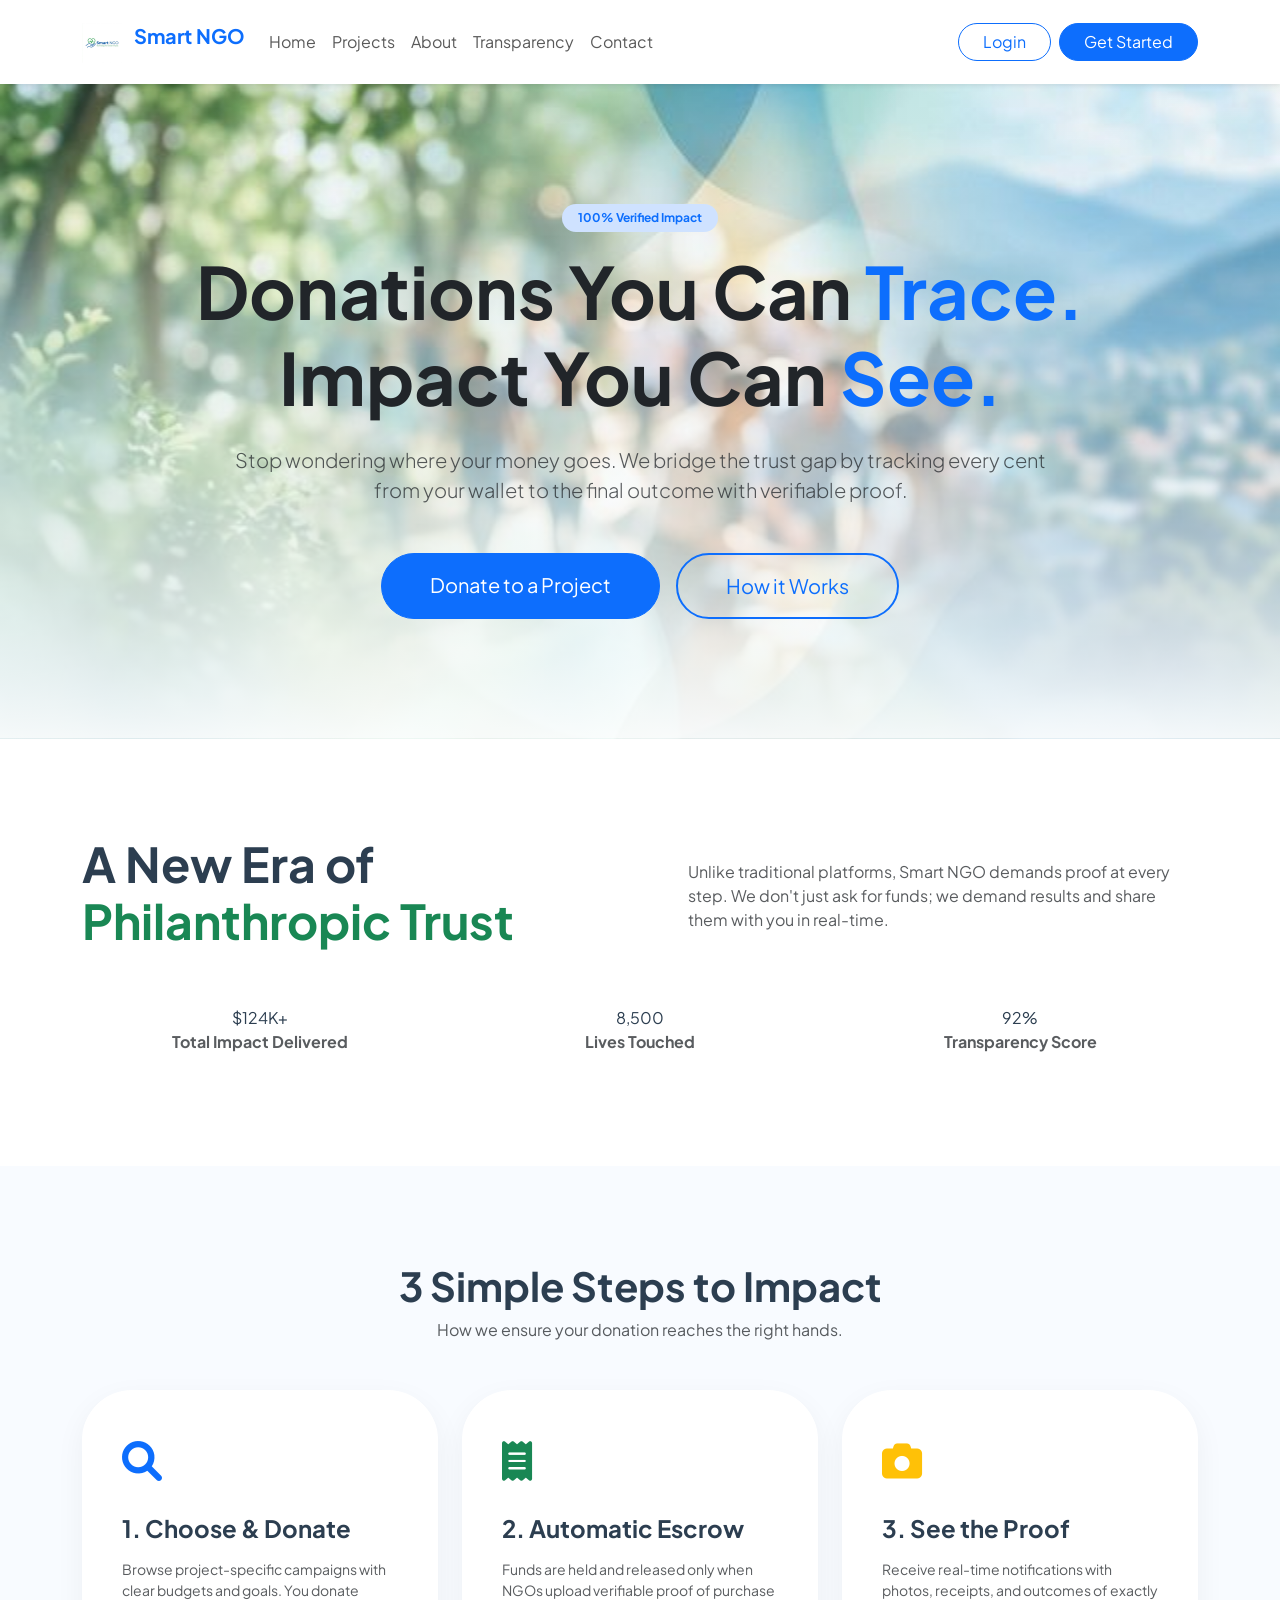
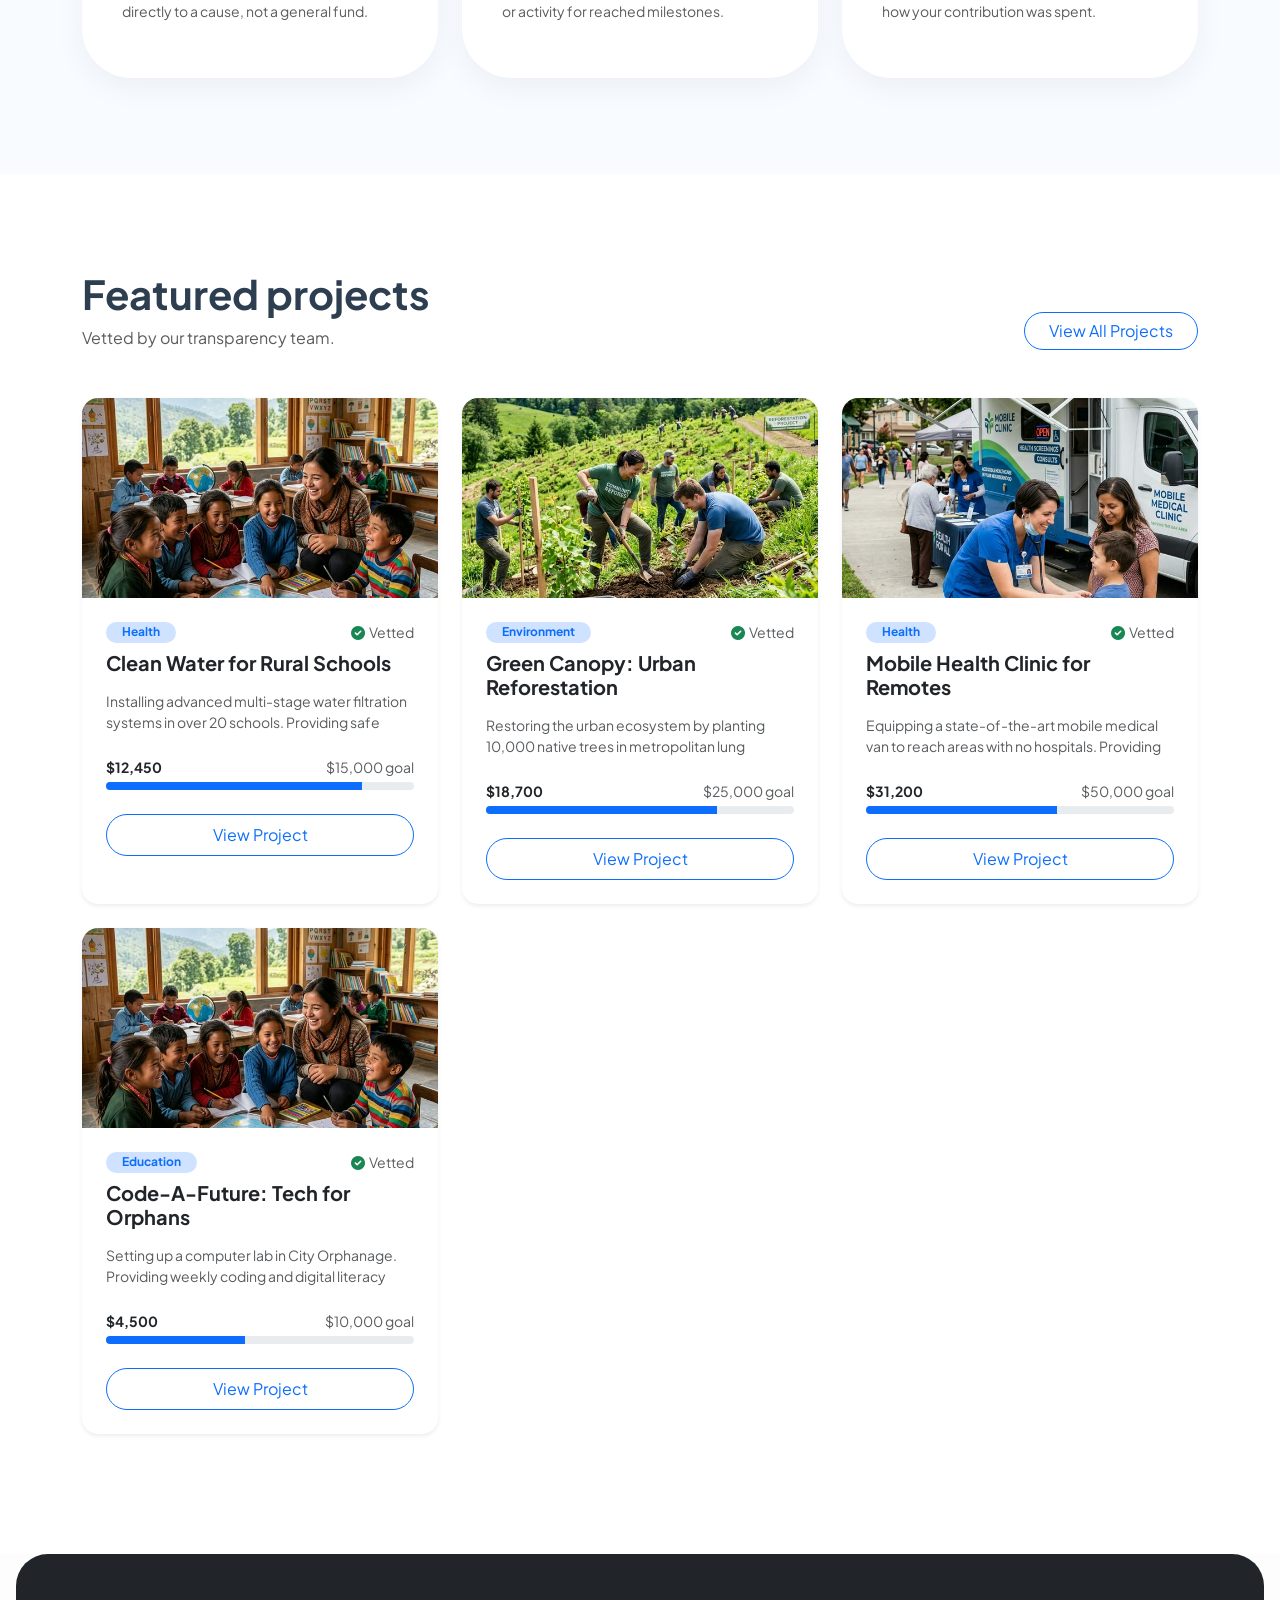
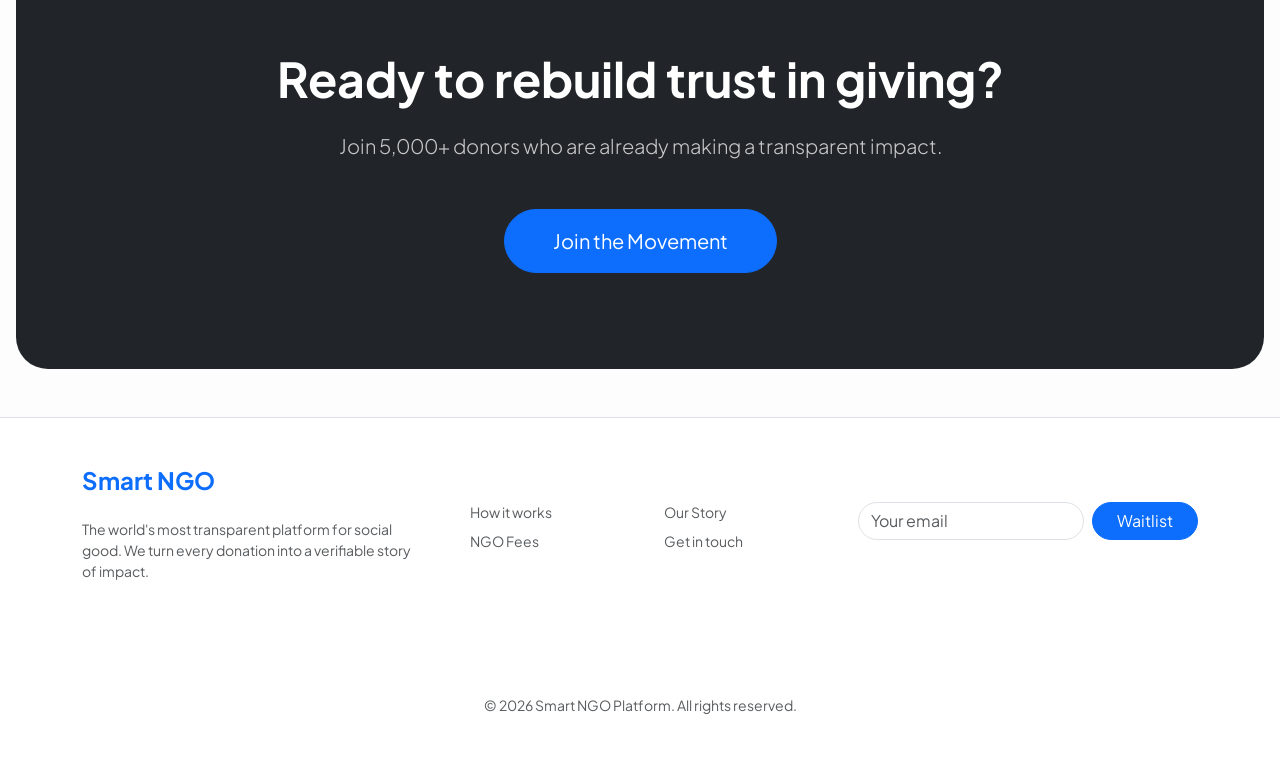
<file: new project priority/v2-frontend-demo/index.html>
<!DOCTYPE html>
<html lang="en">
<head>
    <meta charset="UTF-8"><meta name="viewport" content="width=device-width, initial-scale=1.0">
    <title>Smart NGO - 100% Transparent Giving</title>
    <link href="https://cdn.jsdelivr.net/npm/bootstrap@5.3.0/dist/css/bootstrap.min.css" rel="stylesheet">
    <link rel="stylesheet" href="style.css">
    <link rel="stylesheet" href="https://cdnjs.cloudflare.com/ajax/libs/font-awesome/6.0.0/css/all.min.css">
    <link href="https://unpkg.com/aos@2.3.1/dist/aos.css" rel="stylesheet">
</head>
<body onload="updateNav()">
    <nav class="navbar navbar-expand-lg sticky-top bg-white shadow-sm py-3">
        <div class="container">
            <a class="navbar-brand fw-bold text-primary" href="index.html">
                <img src="images/logo.png" alt="Logo" class="d-inline-block align-text-top me-2" style="height: 40px;">
                Smart NGO
            </a>
            <button class="navbar-toggler" type="button" data-bs-toggle="collapse" data-bs-target="#navbarNav"><span class="navbar-toggler-icon"></span></button>
            <div class="collapse navbar-collapse" id="navbarNav">
                <ul class="navbar-nav me-auto">
                    <li class="nav-item"><a class="nav-link" href="index.html">Home</a></li>
                    <li class="nav-item"><a class="nav-link" href="projects.html">Projects</a></li>
                    <li class="nav-item"><a class="nav-link" href="about.html">About</a></li>
                    <li class="nav-item"><a class="nav-link" href="transparency.html">Transparency</a></li>
                    <li class="nav-item"><a class="nav-link" href="contact.html">Contact</a></li>
                </ul>
                <div class="d-flex align-items-center" id="navActions">
                    <a href="login.html" class="btn btn-outline-primary me-2 px-4 rounded-pill">Login</a>
                    <a href="register.html" class="btn btn-primary px-4 rounded-pill text-white">Get Started</a>
                </div>
            </div>
        </div>
    </nav>

    <header class="hero-section text-center">
        <div class="container">
            <div class="row justify-content-center">
                <div class="col-md-10" data-aos="fade-up">
                    <span class="badge bg-primary-subtle text-primary px-3 py-2 rounded-pill mb-3">100% Verified Impact</span>
                    <h1 class="display-2 fw-bold text-dark mb-4">Donations You Can <span class="text-primary">Trace.</span> Impact You Can <span class="text-primary">See.</span></h1>
                    <p class="lead text-muted mb-5 px-md-5">Stop wondering where your money goes. We bridge the trust gap by tracking every cent from your wallet to the final outcome with verifiable proof.</p>
                    <div class="d-flex justify-content-center gap-3">
                        <a href="projects.html" class="btn btn-primary btn-lg px-5 py-3 rounded-pill">Donate to a Project</a>
                        <a href="transparency.html" class="btn btn-outline-primary btn-lg px-5 py-3 rounded-pill border-2">How it Works</a>
                    </div>
                </div>
            </div>
        </div>
    </header>

    <section class="py-5 bg-white overflow-hidden">
        <div class="container py-5">
            <div class="row align-items-center mb-5" data-aos="fade-right">
                <div class="col-md-6 border-end-md">
                    <h2 class="fw-bold display-5">A New Era of <br><span class="text-success">Philanthropic Trust</span></h2>
                </div>
                <div class="col-md-6 ps-md-5">
                    <p class="text-muted mb-0">Unlike traditional platforms, Smart NGO demands proof at every step. We don't just ask for funds; we demand results and share them with you in real-time.</p>
                </div>
            </div>
            <div class="row text-center mt-5">
                <div class="col-md-4" data-aos="zoom-in" data-aos-delay="100">
                    <div class="stat-number">$124K+</div>
                    <p class="text-muted fw-bold">Total Impact Delivered</p>
                </div>
                <div class="col-md-4" data-aos="zoom-in" data-aos-delay="200">
                    <div class="stat-number">8,500</div>
                    <p class="text-muted fw-bold">Lives Touched</p>
                </div>
                <div class="col-md-4" data-aos="zoom-in" data-aos-delay="300">
                    <div class="stat-number">92%</div>
                    <p class="text-muted fw-bold">Transparency Score</p>
                </div>
            </div>
        </div>
    </section>

    <section class="py-5" style="background: #f8fbff;">
        <div class="container py-5">
            <div class="text-center mb-5" data-aos="fade-up">
                <h2 class="fw-bold display-6">3 Simple Steps to Impact</h2>
                <p class="text-muted">How we ensure your donation reaches the right hands.</p>
            </div>
            <div class="row g-4">
                <div class="col-md-4" data-aos="fade-up" data-aos-delay="100">
                    <div class="step-card text-center text-md-start">
                        <div class="mb-4 text-primary fs-1"><i class="fas fa-search"></i></div>
                        <h4 class="fw-bold mb-3">1. Choose & Donate</h4>
                        <p class="text-muted small">Browse project-specific campaigns with clear budgets and goals. You donate directly to a cause, not a general fund.</p>
                    </div>
                </div>
                <div class="col-md-4" data-aos="fade-up" data-aos-delay="200">
                    <div class="step-card text-center text-md-start">
                        <div class="mb-4 text-success fs-1"><i class="fas fa-receipt"></i></div>
                        <h4 class="fw-bold mb-3">2. Automatic Escrow</h4>
                        <p class="text-muted small">Funds are held and released only when NGOs upload verifiable proof of purchase or activity for reached milestones.</p>
                    </div>
                </div>
                <div class="col-md-4" data-aos="fade-up" data-aos-delay="300">
                    <div class="step-card text-center text-md-start">
                        <div class="mb-4 text-warning fs-1"><i class="fas fa-camera"></i></div>
                        <h4 class="fw-bold mb-3">3. See the Proof</h4>
                        <p class="text-muted small">Receive real-time notifications with photos, receipts, and outcomes of exactly how your contribution was spent.</p>
                    </div>
                </div>
            </div>
        </div>
    </section>

    <section class="py-5 bg-white">
        <div class="container py-5">
            <div class="d-flex justify-content-between align-items-end mb-5" data-aos="fade-up">
                <div>
                    <h2 class="fw-bold display-6">Featured projects</h2>
                    <p class="text-muted m-0">Vetted by our transparency team.</p>
                </div>
                <a href="projects.html" class="btn btn-outline-primary rounded-pill px-4">View All Projects</a>
            </div>
            <div id="featuredProjects" class="row"></div>
        </div>
    </section>

    <section class="py-5 bg-dark text-white rounded-5 mx-3 mb-5 overflow-hidden">
        <div class="container py-5 text-center" data-aos="zoom-out">
            <h2 class="fw-bold display-5 mb-4">Ready to rebuild trust in giving?</h2>
            <p class="lead mb-5 opacity-75">Join 5,000+ donors who are already making a transparent impact.</p>
            <a href="register.html" class="btn btn-primary btn-lg rounded-pill px-5 py-3 btn-glow">Join the Movement</a>
        </div>
    </section>

    <footer class="bg-white py-5 border-top">
        <div class="container">
            <div class="row g-5">
                <div class="col-md-4">
                    <h4 class="fw-bold text-primary mb-4">Smart NGO</h4>
                    <p class="text-muted small">The world's most transparent platform for social good. We turn every donation into a verifiable story of impact.</p>
                </div>
                <div class="col-md-2">
                    <h6 class="fw-bold mb-3">Platform</h6>
                    <ul class="list-unstyled small"><li class="mb-2"><a href="projects.html" class="text-muted text-decoration-none">How it works</a></li><li class="mb-2"><a href="#" class="text-muted text-decoration-none">NGO Fees</a></li></ul>
                </div>
                <div class="col-md-2">
                    <h6 class="fw-bold mb-3">About</h6>
                    <ul class="list-unstyled small"><li class="mb-2"><a href="about.html" class="text-muted text-decoration-none">Our Story</a></li><li class="mb-2"><a href="contact.html" class="text-muted text-decoration-none">Get in touch</a></li></ul>
                </div>
                <div class="col-md-4">
                    <h6 class="fw-bold mb-3">Impact Updates</h6>
                    <form class="d-flex gap-2"><input type="email" placeholder="Your email" class="form-control rounded-pill"><button class="btn btn-primary rounded-pill px-4">Waitlist</button></form>
                </div>
            </div>
            <hr class="my-5 opacity-10">
            <p class="text-center text-muted small m-0">&copy; 2026 Smart NGO Platform. All rights reserved.</p>
        </div>
    </footer>

    <script src="https://unpkg.com/aos@2.3.1/dist/aos.js"></script>
    <script src="app.js"></script>
    <script>
        AOS.init({ duration: 1000, once: true });
        document.addEventListener('DOMContentLoaded', () => {
            renderFeaturedProjects();
            updateNav();
        });
    </script>
</body>
</html>
</file>
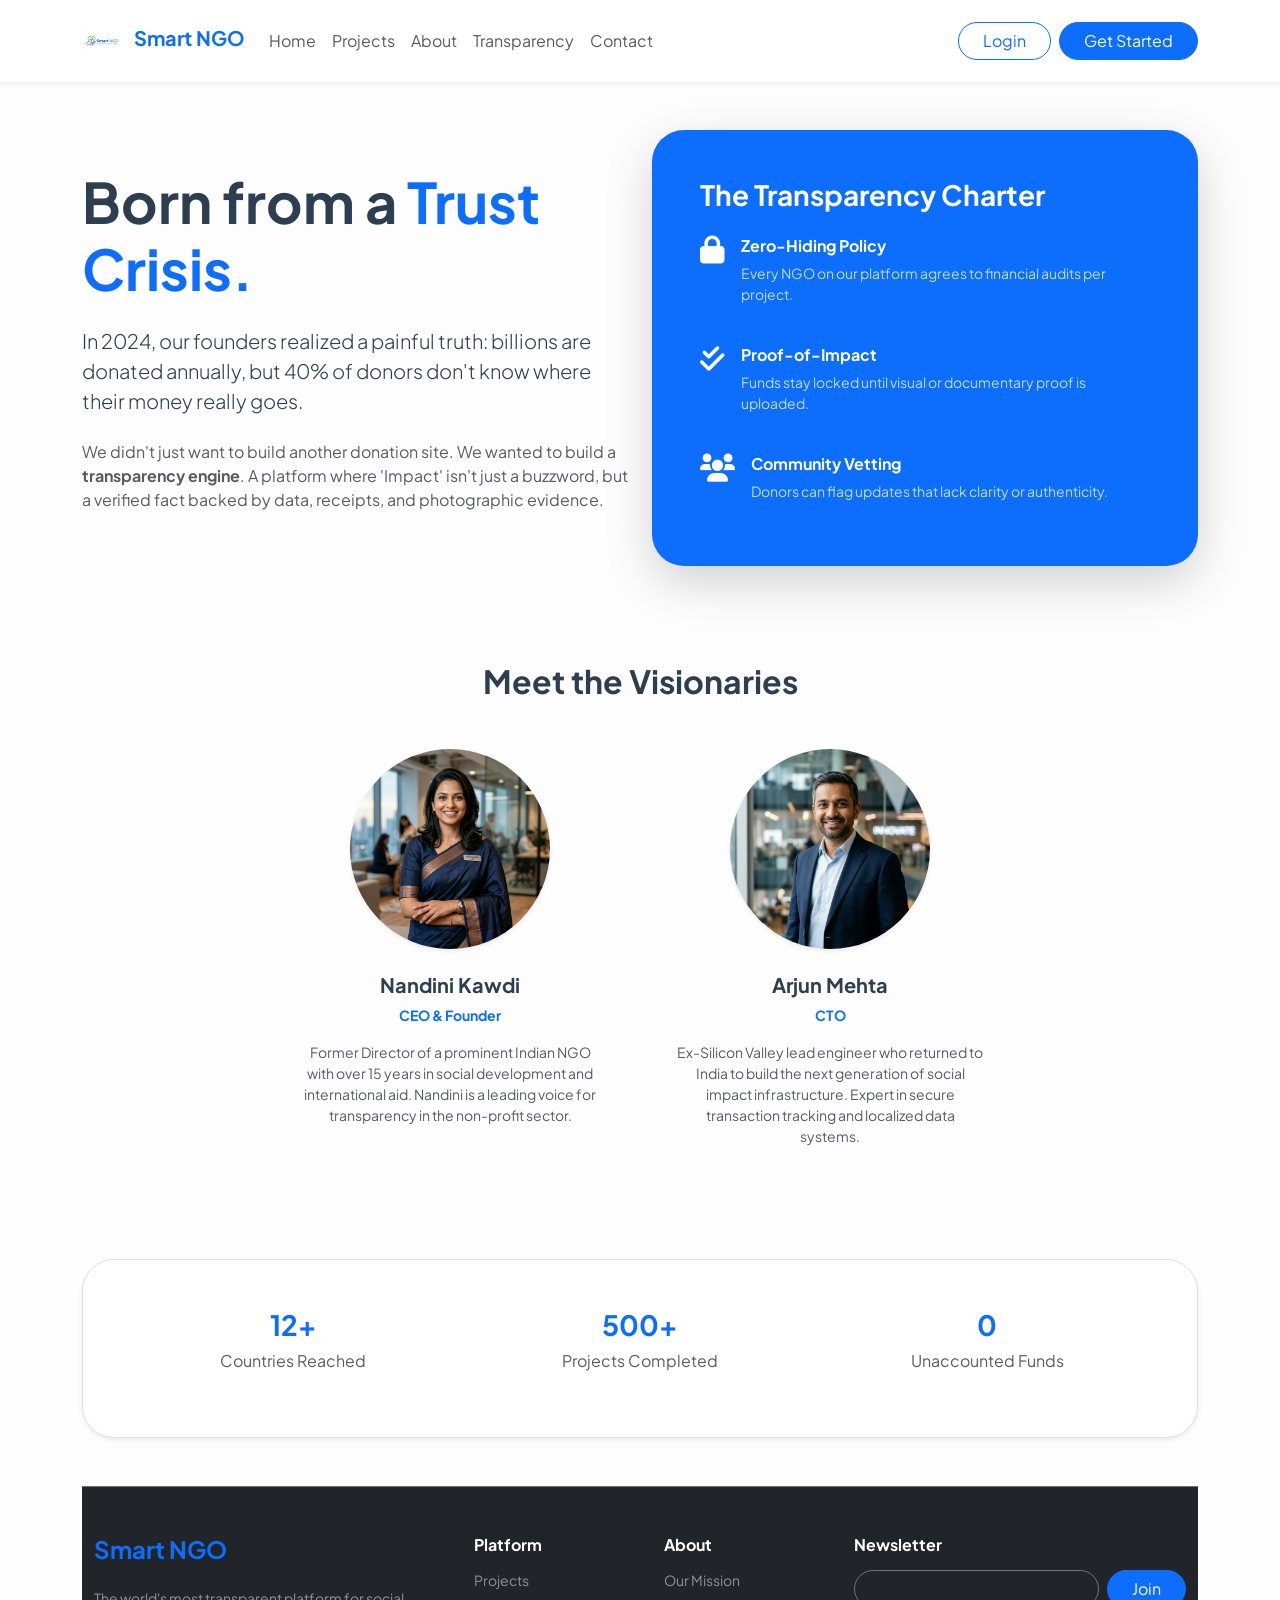
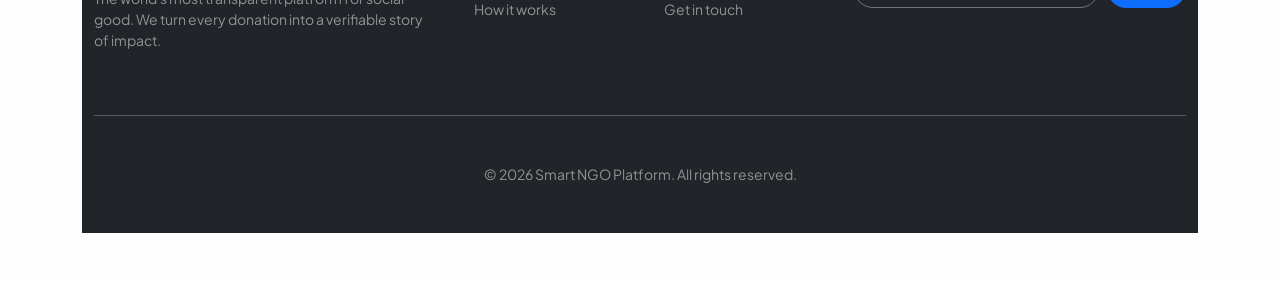
<file: new project priority/v2-frontend-demo/about.html>
<!DOCTYPE html>
<html lang="en">
<head>
    <meta charset="UTF-8"><meta name="viewport" content="width=device-width, initial-scale=1.0">
    <title>Our Mission - Smart NGO</title>
    <link href="https://cdn.jsdelivr.net/npm/bootstrap@5.3.0/dist/css/bootstrap.min.css" rel="stylesheet"><link rel="stylesheet" href="style.css">
    <link rel="stylesheet" href="https://cdnjs.cloudflare.com/ajax/libs/font-awesome/6.0.0/css/all.min.css">
</head>
<body onload="updateNav()">
    <nav class="navbar navbar-expand-lg bg-white shadow-sm sticky-top py-3">
        <div class="container">
            <a class="navbar-brand fw-bold text-primary" href="index.html"><img src="images/logo.png" alt="Logo">Smart NGO</a>
            <button class="navbar-toggler" type="button" data-bs-toggle="collapse" data-bs-target="#navbarNav"><span class="navbar-toggler-icon"></span></button>
            <div class="collapse navbar-collapse" id="navbarNav">
                <ul class="navbar-nav me-auto">
                    <li class="nav-item"><a class="nav-link" href="index.html">Home</a></li>
                    <li class="nav-item"><a class="nav-link" href="projects.html">Projects</a></li>
                    <li class="nav-item"><a class="nav-link" href="about.html">About</a></li>
                    <li class="nav-item"><a class="nav-link" href="transparency.html">Transparency</a></li>
                    <li class="nav-item"><a class="nav-link" href="contact.html">Contact</a></li>
                </ul>
                <div class="d-flex align-items-center" id="navActions">
                    <a href="login.html" class="btn btn-outline-primary me-2 px-4 rounded-pill">Login</a>
                    <a href="register.html" class="btn btn-primary px-4 rounded-pill text-white">Get Started</a>
                </div>
            </div>
        </div>
    </nav>
    <div class="container py-5">
        <div class="row align-items-center mb-5">
            <div class="col-md-6">
                <h2 class="fw-bold display-4 mb-4">Born from a <span class="text-primary">Trust Crisis.</span></h2>
                <p class="lead mb-4">In 2024, our founders realized a painful truth: billions are donated annually, but 40% of donors don't know where their money really goes.</p>
                <p class="text-muted">We didn't just want to build another donation site. We wanted to build a <strong>transparency engine</strong>. A platform where 'Impact' isn't just a buzzword, but a verified fact backed by data, receipts, and photographic evidence.</p>
            </div>
            <div class="col-md-6">
                <div class="p-5 bg-primary text-white rounded-5 shadow-lg">
                    <h3 class="fw-bold mb-4">The Transparency Charter</h3>
                    <div class="d-flex mb-4"><i class="fas fa-lock me-3 fs-3"></i><div><h6 class="fw-bold">Zero-Hiding Policy</h6><p class="small opacity-75">Every NGO on our platform agrees to financial audits per project.</p></div></div>
                    <div class="d-flex mb-4"><i class="fas fa-check-double me-3 fs-3"></i><div><h6 class="fw-bold">Proof-of-Impact</h6><p class="small opacity-75">Funds stay locked until visual or documentary proof is uploaded.</p></div></div>
                    <div class="d-flex"><i class="fas fa-users me-3 fs-3"></i><div><h6 class="fw-bold">Community Vetting</h6><p class="small opacity-75">Donors can flag updates that lack clarity or authenticity.</p></div></div>
                </div>
            </div>
        </div>

        <section class="py-5">
            <h2 class="fw-bold mb-5 text-center">Meet the Visionaries</h2>
            <div class="row g-4 justify-content-center">
                <div class="col-md-4 text-center">
                    <img src="images/team_ceo.png" class="rounded-pill mb-4 shadow-sm" style="width: 200px; height: 200px; object-fit: cover;">
                    <h5 class="fw-bold">Nandini Kawdi</h5>
                    <p class="text-primary small fw-bold">CEO & Founder</p>
                    <p class="text-muted small px-4">Former Director of a prominent Indian NGO with over 15 years in social development and international aid. Nandini is a leading voice for transparency in the non-profit sector.</p>
                </div>
                <div class="col-md-4 text-center">
                    <img src="images/team_cto.png" class="rounded-pill mb-4 shadow-sm" style="width: 200px; height: 200px; object-fit: cover;">
                    <h5 class="fw-bold">Arjun Mehta</h5>
                    <p class="text-primary small fw-bold">CTO</p>
                    <p class="text-muted small px-4">Ex-Silicon Valley lead engineer who returned to India to build the next generation of social impact infrastructure. Expert in secure transaction tracking and localized data systems.</p>
                </div>
            </div>
        </section>

        <section class="py-5 mt-5 bg-white rounded-5 shadow-sm p-5 border">
            <div class="row text-center">
                <div class="col-md-4"><h3 class="fw-bold text-primary">12+</h3><p class="text-muted">Countries Reached</p></div>
                <div class="col-md-4"><h3 class="fw-bold text-primary">500+</h3><p class="text-muted">Projects Completed</p></div>
                <div class="col-md-4"><h3 class="fw-bold text-primary">0</h3><p class="text-muted">Unaccounted Funds</p></div>
            </div>
        </section>
    <footer class="bg-dark text-white py-5 border-top border-secondary mt-5">
        <div class="container">
            <div class="row g-5">
                <div class="col-md-4">
                    <h4 class="fw-bold text-primary mb-4">Smart NGO</h4>
                    <p class="text-white-50 small">The world's most transparent platform for social good. We turn every donation into a verifiable story of impact.</p>
                </div>
                <div class="col-md-2">
                    <h6 class="fw-bold mb-3">Platform</h6>
                    <ul class="list-unstyled small"><li class="mb-2"><a href="projects.html" class="text-white-50 text-decoration-none">Projects</a></li><li class="mb-2"><a href="transparency.html" class="text-white-50 text-decoration-none">How it works</a></li></ul>
                </div>
                <div class="col-md-2">
                    <h6 class="fw-bold mb-3">About</h6>
                    <ul class="list-unstyled small"><li class="mb-2"><a href="about.html" class="text-white-50 text-decoration-none">Our Mission</a></li><li class="mb-2"><a href="contact.html" class="text-white-50 text-decoration-none">Get in touch</a></li></ul>
                </div>
                <div class="col-md-4">
                    <h6 class="fw-bold mb-3">Newsletter</h6>
                    <form class="d-flex gap-2"><input type="email" placeholder="Your email" class="form-control rounded-pill bg-transparent border-secondary text-white"><button class="btn btn-primary rounded-pill px-4 text-white">Join</button></form>
                </div>
            </div>
            <hr class="my-5 opacity-10">
            <p class="text-center text-white-50 small m-0">&copy; 2026 Smart NGO Platform. All rights reserved.</p>
        </div>
    </footer>
    <script src="app.js"></script>
</body>
</html>
</file>
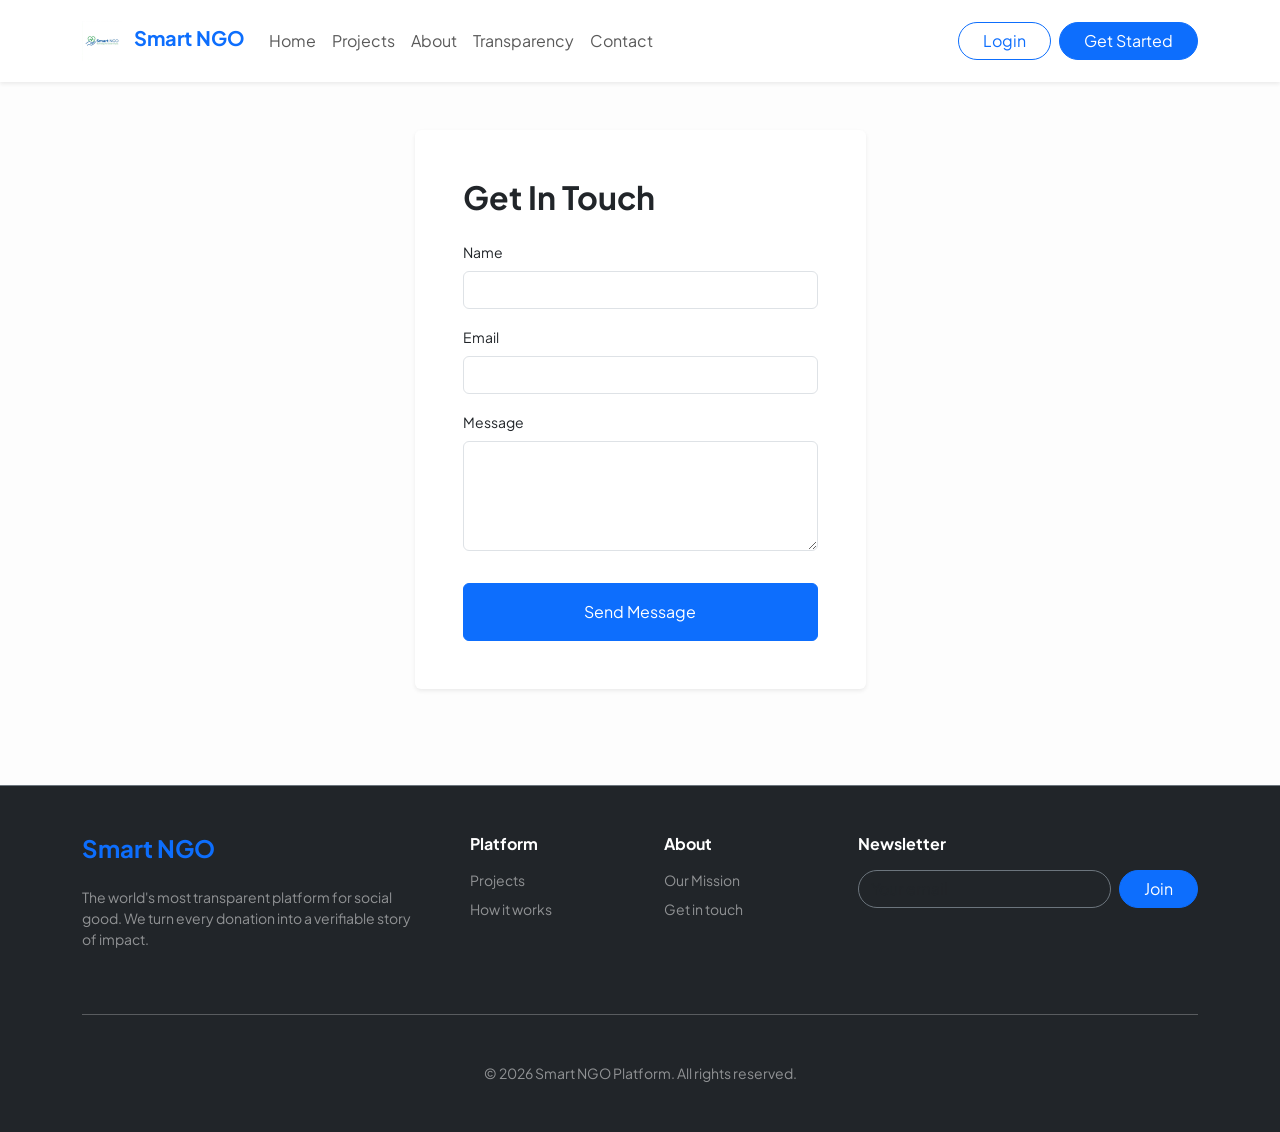
<file: new project priority/v2-frontend-demo/contact.html>
<!DOCTYPE html>
<html lang="en">
<head>
    <meta charset="UTF-8"><title>Contact Us - Smart NGO</title>
    <link href="https://cdn.jsdelivr.net/npm/bootstrap@5.3.0/dist/css/bootstrap.min.css" rel="stylesheet"><link rel="stylesheet" href="style.css">
</head>
<body onload="updateNav()">
    <nav class="navbar navbar-expand-lg bg-white shadow-sm sticky-top py-3">
        <div class="container">
            <a class="navbar-brand fw-bold text-primary" href="index.html"><img src="images/logo.png" alt="Logo">Smart NGO</a>
            <button class="navbar-toggler" type="button" data-bs-toggle="collapse" data-bs-target="#navbarNav"><span class="navbar-toggler-icon"></span></button>
            <div class="collapse navbar-collapse" id="navbarNav">
                <ul class="navbar-nav me-auto">
                    <li class="nav-item"><a class="nav-link" href="index.html">Home</a></li>
                    <li class="nav-item"><a class="nav-link" href="projects.html">Projects</a></li>
                    <li class="nav-item"><a class="nav-link" href="about.html">About</a></li>
                    <li class="nav-item"><a class="nav-link" href="transparency.html">Transparency</a></li>
                    <li class="nav-item"><a class="nav-link" href="contact.html">Contact</a></li>
                </ul>
                <div class="d-flex align-items-center" id="navActions">
                    <a href="login.html" class="btn btn-outline-primary me-2 px-4 rounded-pill">Login</a>
                    <a href="register.html" class="btn btn-primary px-4 rounded-pill text-white">Get Started</a>
                </div>
            </div>
        </div>
    </nav>
    <div class="container py-5">
        <div class="row justify-content-center">
            <div class="col-md-5">
                <div class="card p-5 border-0 shadow-sm">
                    <h2 class="fw-bold mb-4">Get In Touch</h2>
                    <form onsubmit="alert('Demo Message Sent!'); return false;">
                        <div class="mb-3"><label class="form-label small">Name</label><input type="text" class="form-control" required></div>
                        <div class="mb-3"><label class="form-label small">Email</label><input type="email" class="form-control" required></div>
                        <div class="mb-3"><label class="form-label small">Message</label><textarea class="form-control" rows="4" required></textarea></div>
                        <button type="submit" class="btn btn-primary w-100 py-3 mt-3">Send Message</button>
                    </form>
                </div>
            </div>
        </div>
    </div>
    <footer class="bg-dark text-white py-5 border-top border-secondary mt-5">
        <div class="container">
            <div class="row g-5">
                <div class="col-md-4">
                    <h4 class="fw-bold text-primary mb-4">Smart NGO</h4>
                    <p class="text-white-50 small">The world's most transparent platform for social good. We turn every donation into a verifiable story of impact.</p>
                </div>
                <div class="col-md-2">
                    <h6 class="fw-bold mb-3">Platform</h6>
                    <ul class="list-unstyled small"><li class="mb-2"><a href="projects.html" class="text-white-50 text-decoration-none">Projects</a></li><li class="mb-2"><a href="transparency.html" class="text-white-50 text-decoration-none">How it works</a></li></ul>
                </div>
                <div class="col-md-2">
                    <h6 class="fw-bold mb-3">About</h6>
                    <ul class="list-unstyled small"><li class="mb-2"><a href="about.html" class="text-white-50 text-decoration-none">Our Mission</a></li><li class="mb-2"><a href="contact.html" class="text-white-50 text-decoration-none">Get in touch</a></li></ul>
                </div>
                <div class="col-md-4">
                    <h6 class="fw-bold mb-3">Newsletter</h6>
                    <form class="d-flex gap-2"><input type="email" placeholder="Your email" class="form-control rounded-pill bg-transparent border-secondary text-white"><button class="btn btn-primary rounded-pill px-4 text-white">Join</button></form>
                </div>
            </div>
            <hr class="my-5 opacity-10">
            <p class="text-center text-white-50 small m-0">&copy; 2026 Smart NGO Platform. All rights reserved.</p>
        </div>
    </footer>
    <script src="app.js"></script>
</body>
</html>
</file>
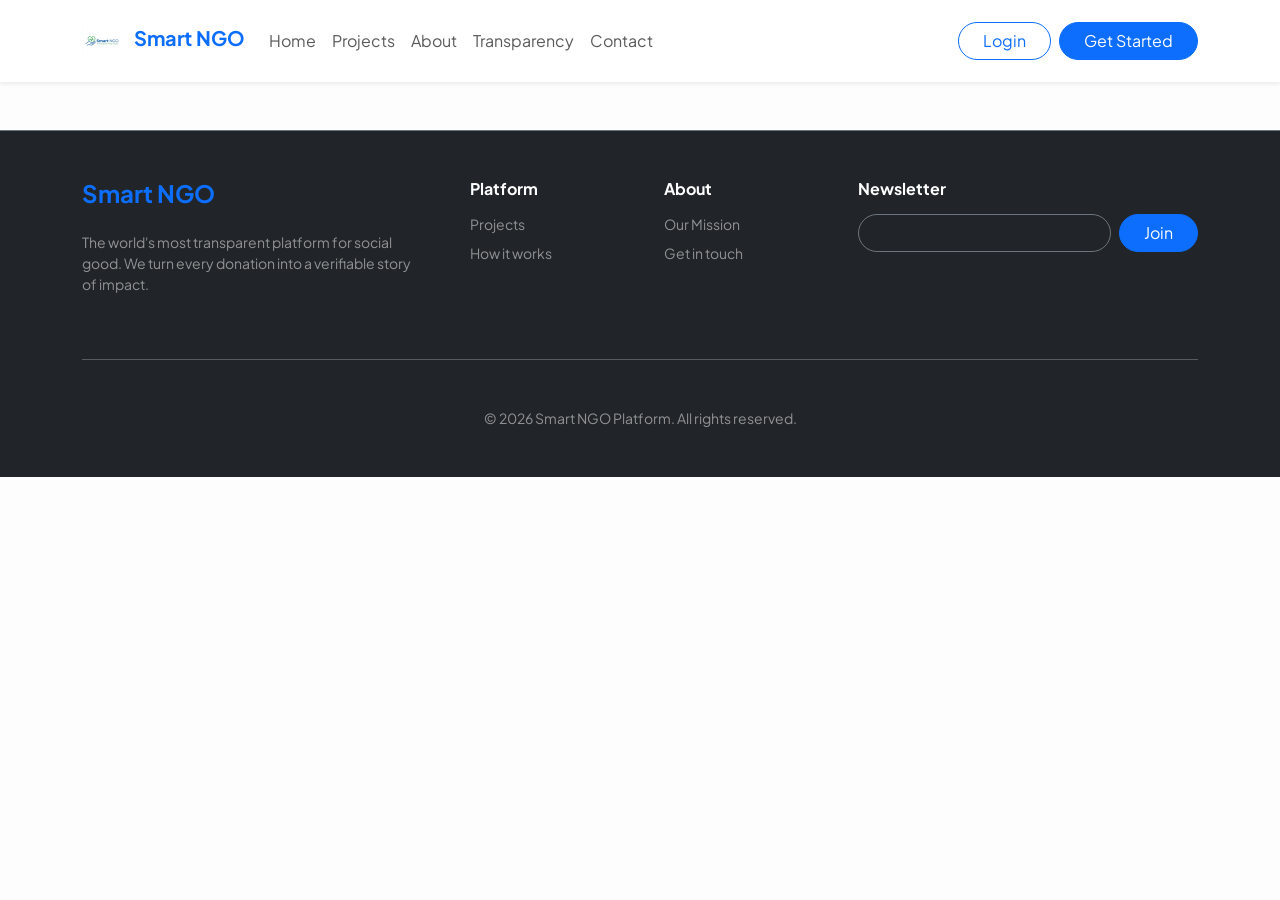
<file: new project priority/v2-frontend-demo/details.html>
<!DOCTYPE html>
<html lang="en">
<head>
    <meta charset="UTF-8"><title>Project Details - Smart NGO Demo</title>
    <link href="https://cdn.jsdelivr.net/npm/bootstrap@5.3.0/dist/css/bootstrap.min.css" rel="stylesheet"><link rel="stylesheet" href="style.css">
</head>
<body onload="renderDetails()">
    <nav class="navbar navbar-expand-lg bg-white shadow-sm sticky-top py-3">
        <div class="container">
            <a class="navbar-brand fw-bold text-primary" href="index.html"><img src="images/logo.png" alt="Logo">Smart NGO</a>
            <button class="navbar-toggler" type="button" data-bs-toggle="collapse" data-bs-target="#navbarNav"><span class="navbar-toggler-icon"></span></button>
            <div class="collapse navbar-collapse" id="navbarNav">
                <ul class="navbar-nav me-auto">
                    <li class="nav-item"><a class="nav-link" href="index.html">Home</a></li>
                    <li class="nav-item"><a class="nav-link" href="projects.html">Projects</a></li>
                    <li class="nav-item"><a class="nav-link" href="about.html">About</a></li>
                    <li class="nav-item"><a class="nav-link" href="transparency.html">Transparency</a></li>
                    <li class="nav-item"><a class="nav-link" href="contact.html">Contact</a></li>
                </ul>
                <div class="d-flex align-items-center" id="navActions">
                    <a href="login.html" class="btn btn-outline-primary me-2 px-4 rounded-pill">Login</a>
                    <a href="register.html" class="btn btn-primary px-4 rounded-pill text-white">Get Started</a>
                </div>
            </div>
        </div>
    </nav>
    <div class="container">
        <div id="detailsContainer" class="row">
            <!-- Injected by JS -->
        </div>
    </div>
    <footer class="bg-dark text-white py-5 border-top border-secondary mt-5">
        <div class="container">
            <div class="row g-5">
                <div class="col-md-4">
                    <h4 class="fw-bold text-primary mb-4">Smart NGO</h4>
                    <p class="text-white-50 small">The world's most transparent platform for social good. We turn every donation into a verifiable story of impact.</p>
                </div>
                <div class="col-md-2">
                    <h6 class="fw-bold mb-3">Platform</h6>
                    <ul class="list-unstyled small"><li class="mb-2"><a href="projects.html" class="text-white-50 text-decoration-none">Projects</a></li><li class="mb-2"><a href="transparency.html" class="text-white-50 text-decoration-none">How it works</a></li></ul>
                </div>
                <div class="col-md-2">
                    <h6 class="fw-bold mb-3">About</h6>
                    <ul class="list-unstyled small"><li class="mb-2"><a href="about.html" class="text-white-50 text-decoration-none">Our Mission</a></li><li class="mb-2"><a href="contact.html" class="text-white-50 text-decoration-none">Get in touch</a></li></ul>
                </div>
                <div class="col-md-4">
                    <h6 class="fw-bold mb-3">Newsletter</h6>
                    <form class="d-flex gap-2"><input type="email" placeholder="Your email" class="form-control rounded-pill bg-transparent border-secondary text-white"><button class="btn btn-primary rounded-pill px-4 text-white">Join</button></form>
                </div>
            </div>
            <hr class="my-5 opacity-10">
            <p class="text-center text-white-50 small m-0">&copy; 2026 Smart NGO Platform. All rights reserved.</p>
        </div>
    </footer>
    <script src="app.js"></script>
    <script>
        function renderDetails() {
            const urlParams = new URLSearchParams(window.location.search);
            const id = parseInt(urlParams.get('id'));
            const project = getProjects().find(p => p.id === id);
            if (!project) return;
            
            const percent = Math.min(100, Math.round((project.raised/project.goal)*100));
            document.getElementById('detailsContainer').innerHTML = `
                <div class="row g-5">
                    <div class="col-md-7">
                        <img src="${project.image}" class="img-fluid rounded-5 shadow-lg mb-4 w-100" style="height: 400px; object-fit: cover;">
                        <h1 class="fw-bold display-5 mb-3">${project.title}</h1>
                        <div class="d-flex align-items-center mb-4"><span class="badge bg-success verified px-3 py-2 rounded-pill me-3"><i class="fas fa-check-circle me-1"></i>VERIFIED NGO</span><span class="text-primary fw-bold">${project.ngo}</span></div>
                        <p class="lead text-muted mb-5">${project.description}</p>
                    </div>
                    <div class="col-md-5">
                        <div class="card border-0 shadow-lg p-4 rounded-5 sticky-top" style="top: 100px;">
                            <h4 class="fw-bold mb-4">Support this cause</h4>
                            <div class="d-flex justify-content-between mb-2"><h2 class="fw-bold text-primary m-0">$${project.raised.toLocaleString()}</h2><span class="text-muted">raised of $${project.goal.toLocaleString()}</span></div>
                            <div class="progress mb-4" style="height: 15px;"><div class="progress-bar bg-primary" style="width: ${percent}%"></div></div>
                            <button onclick="initiateSecureDonation(${id})" class="btn btn-primary btn-lg w-100 py-3 rounded-pill fw-bold mb-3 text-white">Donate Now</button>
                        </div>
                    </div>
                </div>
            `;
        }
        function initiateSecureDonation(id) {
            const projects = getProjects();
            const pIndex = projects.findIndex(p => p.id === id);
            projects[pIndex].raised += 100;
            localStorage.setItem('ngo_projects', JSON.stringify(projects));
            alert("Demo donation of $100 successful! (Impact tracking updated)");
            location.reload();
        }
    </script>
</body>
</html>
</file>
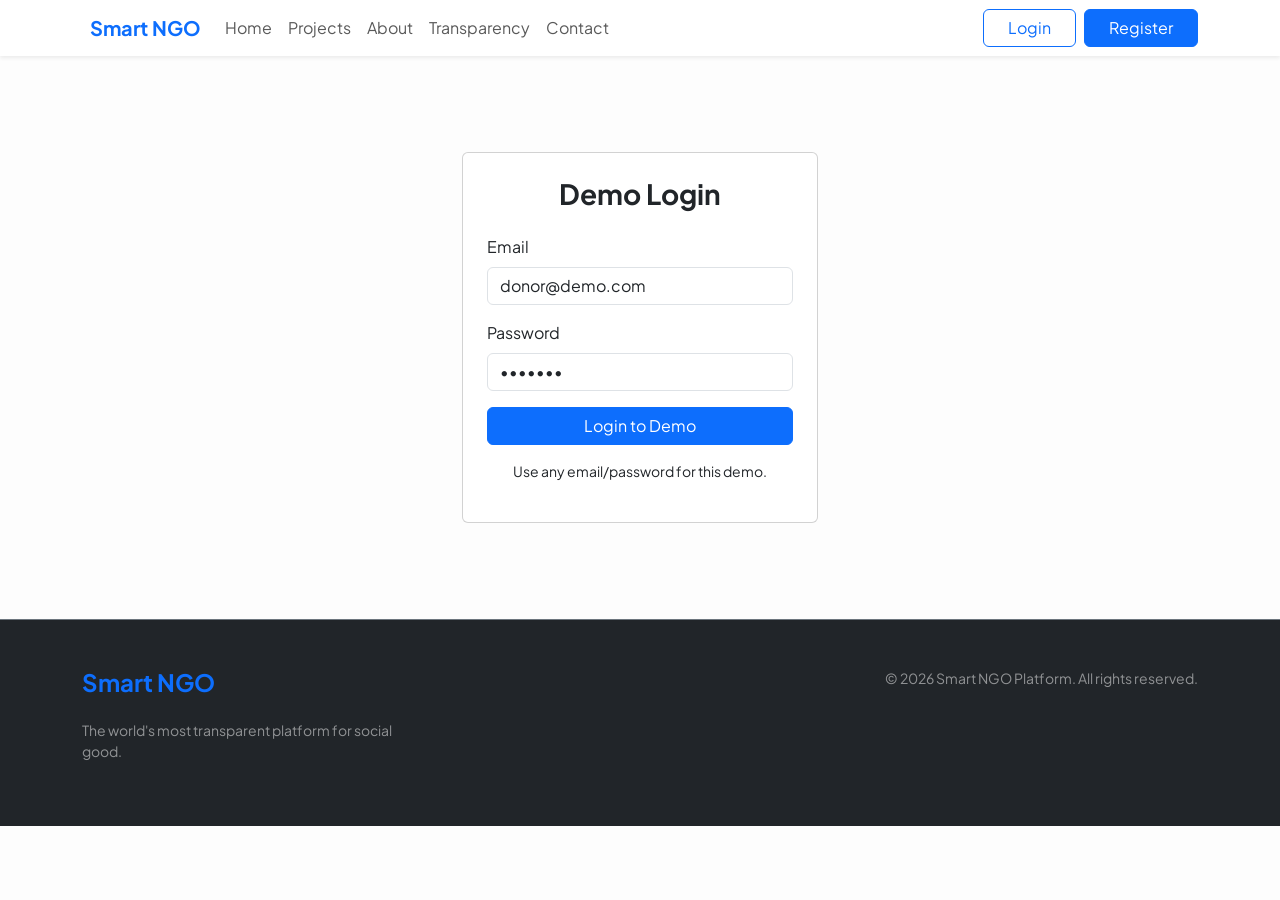
<file: new project priority/v2-frontend-demo/login.html>
<!DOCTYPE html>
<html lang="en">
<head>
    <meta charset="UTF-8"><title>Login - Smart NGO Demo</title>
    <link href="https://cdn.jsdelivr.net/npm/bootstrap@5.3.0/dist/css/bootstrap.min.css" rel="stylesheet"><link rel="stylesheet" href="style.css">
</head>
<body onload="updateNav()">
    <nav class="navbar navbar-expand-lg bg-white shadow-sm sticky-top mb-5">
        <div class="container">
            <a class="navbar-brand fw-bold text-primary" href="index.html">
                <i class="fas fa-hand-holding-heart me-2"></i>Smart NGO
            </a>
            <button class="navbar-toggler" type="button" data-bs-toggle="collapse" data-bs-target="#navbarNav">
                <span class="navbar-toggler-icon"></span>
            </button>
            <div class="collapse navbar-collapse" id="navbarNav">
                <ul class="navbar-nav me-auto">
                    <li class="nav-item"><a class="nav-link" href="index.html">Home</a></li>
                    <li class="nav-item"><a class="nav-link" href="projects.html">Projects</a></li>
                    <li class="nav-item"><a class="nav-link" href="about.html">About</a></li>
                    <li class="nav-item"><a class="nav-link" href="transparency.html">Transparency</a></li>
                    <li class="nav-item"><a class="nav-link" href="contact.html">Contact</a></li>
                </ul>
                <div class="d-flex align-items-center" id="navActions">
                    <a href="login.html" class="btn btn-outline-primary me-2 px-4">Login</a>
                    <a href="register.html" class="btn btn-primary px-4 text-white">Register</a>
                </div>
            </div>
        </div>
    </nav>
    <div class="container py-5">
        <div class="row justify-content-center">
            <div class="col-md-4">
                <div class="card p-4">
                    <h3 class="text-center fw-bold mb-4">Demo Login</h3>
                    <div id="loginError" class="alert alert-danger d-none">Invalid credentials.</div>
                    <form id="loginForm">
                        <div class="mb-3"><label class="form-label">Email</label><input type="email" id="email" class="form-control" value="donor@demo.com" required></div>
                        <div class="mb-3"><label class="form-label">Password</label><input type="password" id="password" class="form-control" value="demo123" required></div>
                        <button type="submit" class="btn btn-primary w-100">Login to Demo</button>
                    </form>
                    <p class="text-center mt-3 small">Use any email/password for this demo.</p>
                </div>
            </div>
        </div>
    </div>
    <footer class="bg-dark text-white py-5 border-top border-secondary mt-5">
        <div class="container">
            <div class="row g-5 text-start">
                <div class="col-md-4">
                    <h4 class="fw-bold text-primary mb-4">Smart NGO</h4>
                    <p class="text-white-50 small">The world's most transparent platform for social good.</p>
                </div>
                <div class="col-md-8 text-md-end">
                    <p class="text-white-50 small m-0">&copy; 2026 Smart NGO Platform. All rights reserved.</p>
                </div>
            </div>
        </div>
    </footer>
    <script src="app.js"></script>
    <script>
        document.getElementById('loginForm').addEventListener('submit', (e) => {
            e.preventDefault();
            const email = document.getElementById('email').value;
            // Simple mock login
            const role = email.includes('ngo') ? 'ngo' : (email.includes('admin') ? 'admin' : 'donor');
            localStorage.setItem('currentUser', JSON.stringify({ name: "Demo User", email, role }));
            window.location.href = 'dashboard.html';
        });
    </script>
</body>
</html>
</file>
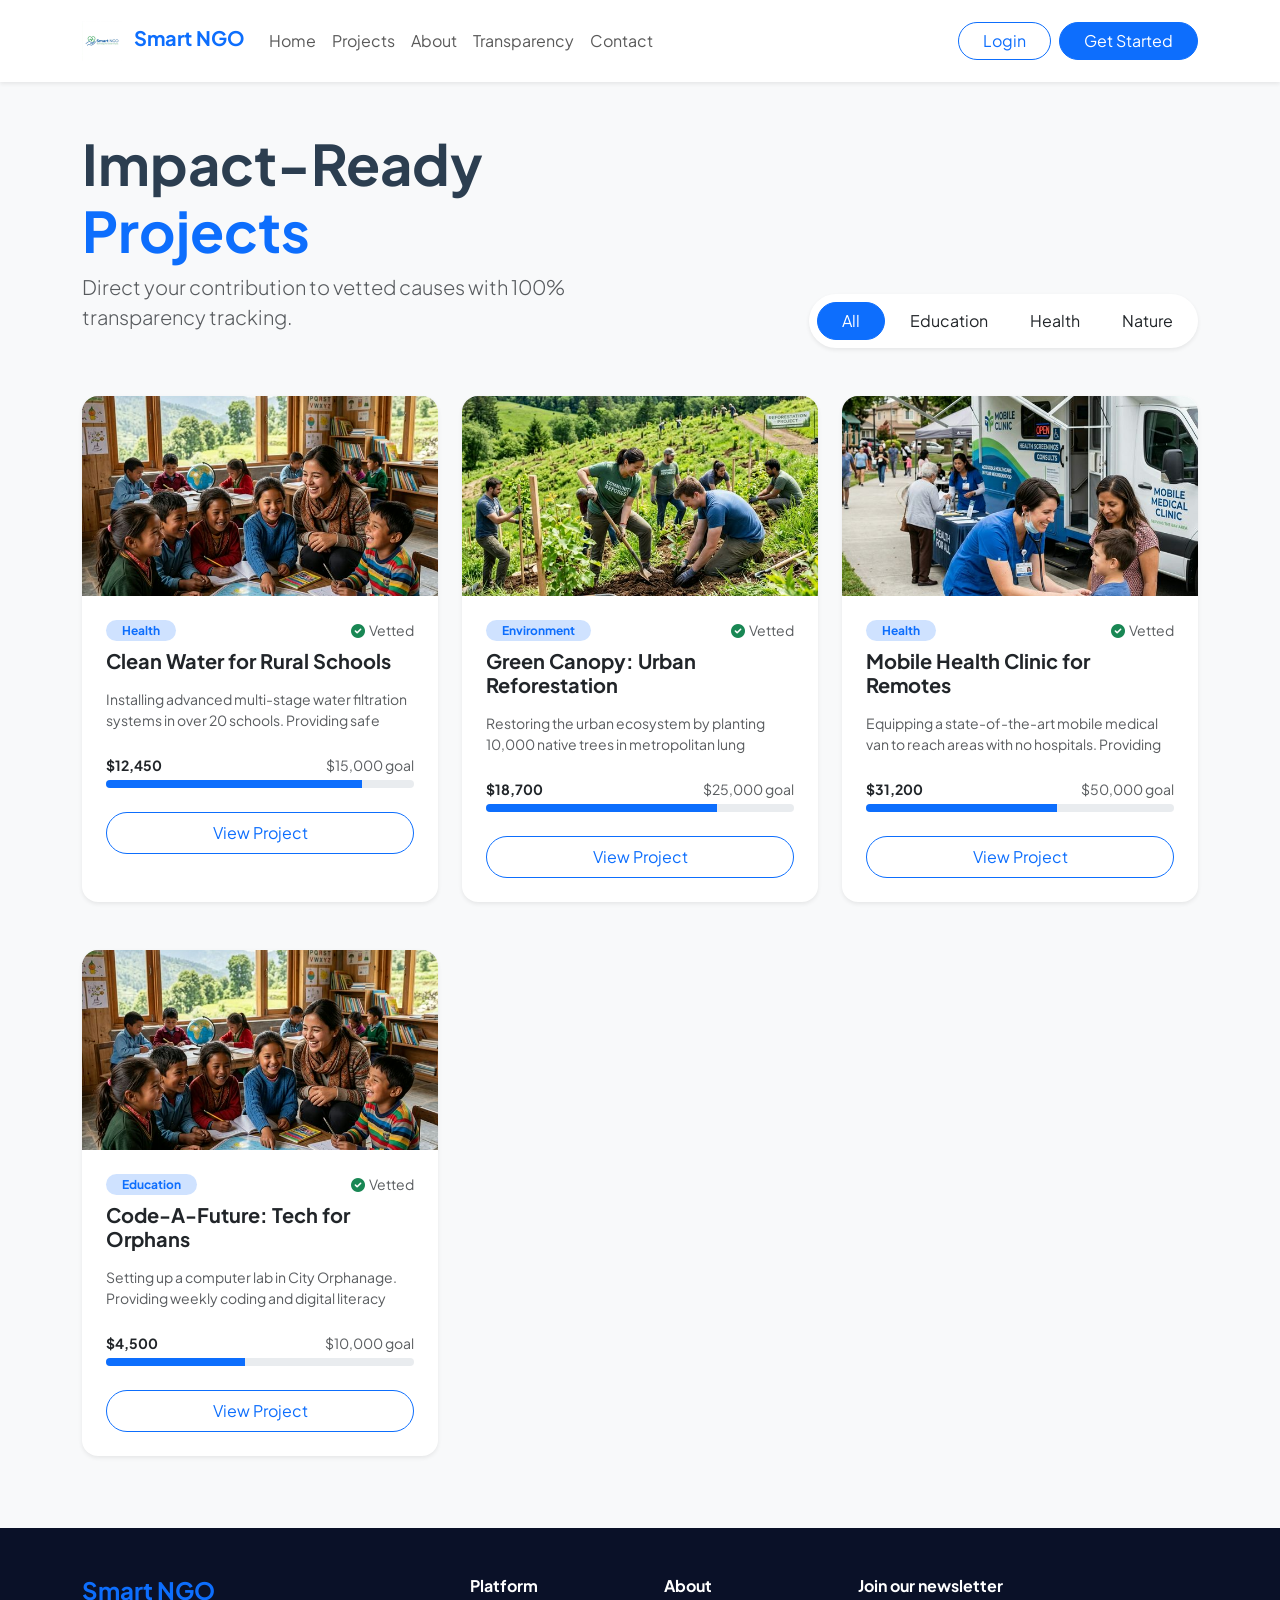
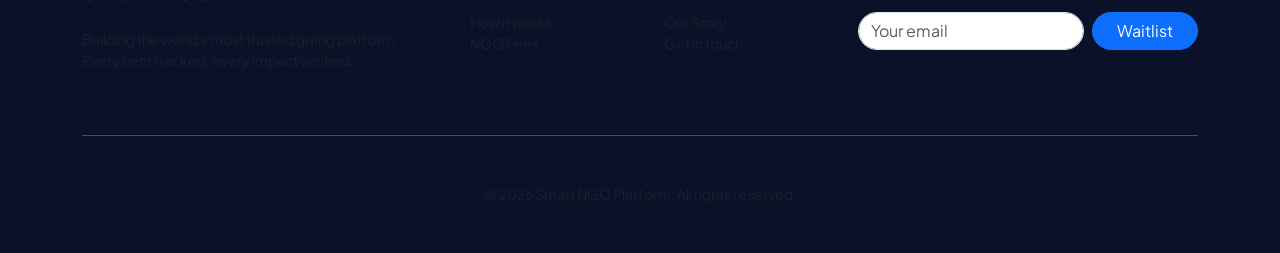
<file: new project priority/v2-frontend-demo/projects.html>
<!DOCTYPE html>
<html lang="en">
<head>
    <meta charset="UTF-8"><meta name="viewport" content="width=device-width, initial-scale=1.0">
    <title>Active Projects - Smart NGO</title>
    <link href="https://cdn.jsdelivr.net/npm/bootstrap@5.3.0/dist/css/bootstrap.min.css" rel="stylesheet"><link rel="stylesheet" href="style.css">
    <link rel="stylesheet" href="https://cdnjs.cloudflare.com/ajax/libs/font-awesome/6.0.0/css/all.min.css">
    <link href="https://unpkg.com/aos@2.3.1/dist/aos.css" rel="stylesheet">
</head>
<body onload="renderFeaturedProjects(); updateNav()">
    <nav class="navbar navbar-expand-lg bg-white shadow-sm sticky-top py-3">
        <div class="container">
            <a class="navbar-brand fw-bold text-primary" href="index.html"><img src="images/logo.png" alt="Logo">Smart NGO</a>
            <button class="navbar-toggler" type="button" data-bs-toggle="collapse" data-bs-target="#navbarNav"><span class="navbar-toggler-icon"></span></button>
            <div class="collapse navbar-collapse" id="navbarNav">
                <ul class="navbar-nav me-auto">
                    <li class="nav-item"><a class="nav-link" href="index.html">Home</a></li>
                    <li class="nav-item active"><a class="nav-link" href="projects.html">Projects</a></li>
                    <li class="nav-item"><a class="nav-link" href="about.html">About</a></li>
                    <li class="nav-item"><a class="nav-link" href="transparency.html">Transparency</a></li>
                    <li class="nav-item"><a class="nav-link" href="contact.html">Contact</a></li>
                </ul>
                <div class="d-flex align-items-center" id="navActions">
                    <a href="login.html" class="btn btn-outline-primary me-2 px-4 rounded-pill">Login</a>
                    <a href="register.html" class="btn btn-primary px-4 rounded-pill text-white">Get Started</a>
                </div>
            </div>
        </div>
    </nav>

    <section class="py-5 bg-light">
        <div class="container">
            <div class="row align-items-end mb-5" data-aos="fade-up">
                <div class="col-md-6">
                    <h1 class="fw-bold display-4">Impact-Ready <span class="text-primary">Projects</span></h1>
                    <p class="lead text-muted">Direct your contribution to vetted causes with 100% transparency tracking.</p>
                </div>
                <div class="col-md-6 text-md-end">
                    <div class="d-inline-flex gap-2 bg-white p-2 rounded-pill shadow-sm">
                        <button class="btn btn-primary rounded-pill px-4" onclick="filterProjects('all')">All</button>
                        <button class="btn btn-link text-dark text-decoration-none px-3" onclick="filterProjects('Education')">Education</button>
                        <button class="btn btn-link text-dark text-decoration-none px-3" onclick="filterProjects('Health')">Health</button>
                        <button class="btn btn-link text-dark text-decoration-none px-3" onclick="filterProjects('Environment')">Nature</button>
                    </div>
                </div>
            </div>

            <div id="featuredProjects" class="row g-4"></div>
        </div>
    </section>

    <footer class="py-5">
        <div class="container">
            <div class="row g-5">
                <div class="col-md-4">
                    <h4 class="fw-bold text-primary mb-4">Smart NGO</h4>
                    <p class="text-muted small">Building the world's most trusted giving platform. Every cent tracked, every impact verified.</p>
                </div>
                <div class="col-md-2">
                    <h6 class="fw-bold mb-3">Platform</h6>
                    <ul class="list-unstyled small"><li><a href="projects.html" class="text-muted">How it works</a></li><li><a href="#" class="text-muted">NGO Fees</a></li></ul>
                </div>
                <div class="col-md-2">
                    <h6 class="fw-bold mb-3">About</h6>
                    <ul class="list-unstyled small"><li><a href="about.html" class="text-muted">Our Story</a></li><li><a href="contact.html" class="text-muted">Get in touch</a></li></ul>
                </div>
                <div class="col-md-4">
                    <h6 class="fw-bold mb-3">Join our newsletter</h6>
                    <form class="d-flex gap-2"><input type="email" placeholder="Your email" class="form-control rounded-pill"><button class="btn btn-primary rounded-pill px-4">Waitlist</button></form>
                </div>
            </div>
            <hr class="my-5 opacity-10">
            <p class="text-center text-muted small m-0">&copy; 2026 Smart NGO Platform. All rights reserved.</p>
        </div>
    </footer>

    <script src="https://unpkg.com/aos@2.3.1/dist/aos.js"></script>
    <script src="app.js"></script>
    <script>
        AOS.init({ duration: 1000, once: true });
        function filterProjects(cat) {
            const allProj = JSON.parse(localStorage.getItem('ngo_projects')) || [];
            const filtered = cat === 'all' ? allProj : allProj.filter(p => p.category === cat);
            const container = document.getElementById('featuredProjects');
            container.innerHTML = '';
            filtered.forEach(p => {
                const percent = Math.min(100, Math.round((p.raised/p.goal)*100));
                container.innerHTML += `
                    <div class="col-md-4" data-aos="fade-up">
                        <div class="card h-100 shadow-sm border-0 rounded-4 overflow-hidden">
                            <img src="${p.image}" class="card-img-top" style="height:200px; object-fit:cover;">
                            <div class="card-body p-4">
                                <div class="d-flex justify-content-between mb-2">
                                    <span class="badge bg-primary-subtle text-primary rounded-pill px-3">${p.category}</span>
                                    <span class="small text-muted"><i class="fas fa-check-circle text-success me-1"></i>Vetted</span>
                                </div>
                                <h5 class="fw-bold mb-3">${p.title}</h5>
                                <p class="text-muted small line-clamp-2">${p.description}</p>
                                <div class="d-flex justify-content-between small mb-1"><strong>$${p.raised.toLocaleString()}</strong><span class="text-muted">$${p.goal.toLocaleString()} goal</span></div>
                                <div class="progress mb-4" style="height: 8px;"><div class="progress-bar bg-primary" style="width: ${percent}%"></div></div>
                                <a href="details.html?id=${p.id}" class="btn btn-outline-primary w-100 rounded-pill py-2">View Project</a>
                            </div>
                        </div>
                    </div>
                `;
            });
        }
    </script>
</body>
</html>
</file>
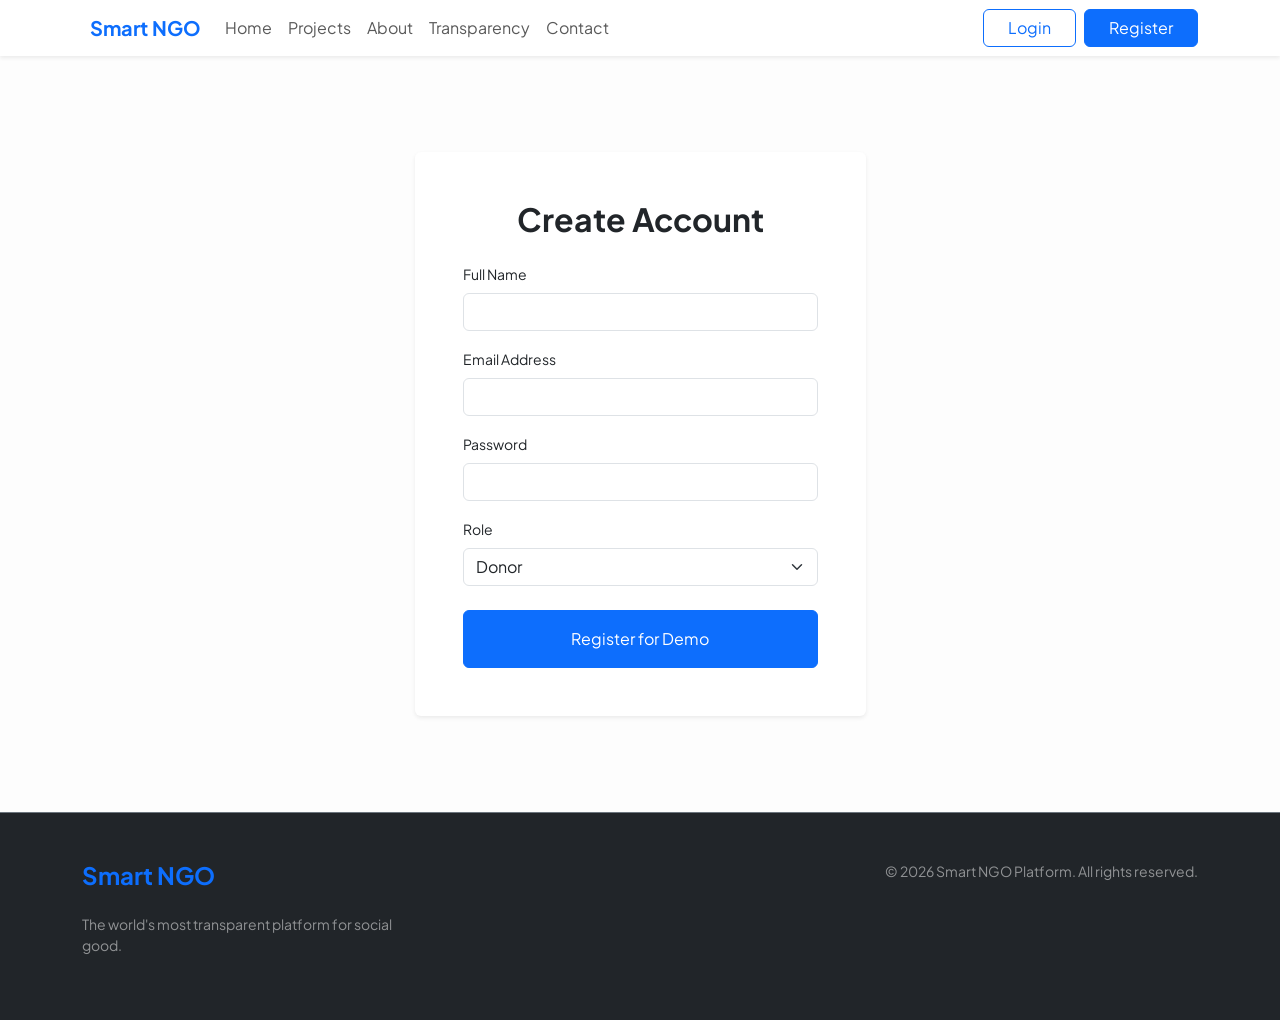
<file: new project priority/v2-frontend-demo/register.html>
<!DOCTYPE html>
<html lang="en">
<head>
    <meta charset="UTF-8"><title>Register - Smart NGO Demo</title>
    <link href="https://cdn.jsdelivr.net/npm/bootstrap@5.3.0/dist/css/bootstrap.min.css" rel="stylesheet"><link rel="stylesheet" href="style.css">
</head>
<body onload="updateNav()">
    <nav class="navbar navbar-expand-lg bg-white shadow-sm sticky-top mb-5">
        <div class="container">
            <a class="navbar-brand fw-bold text-primary" href="index.html">
                <i class="fas fa-hand-holding-heart me-2"></i>Smart NGO
            </a>
            <button class="navbar-toggler" type="button" data-bs-toggle="collapse" data-bs-target="#navbarNav">
                <span class="navbar-toggler-icon"></span>
            </button>
            <div class="collapse navbar-collapse" id="navbarNav">
                <ul class="navbar-nav me-auto">
                    <li class="nav-item"><a class="nav-link" href="index.html">Home</a></li>
                    <li class="nav-item"><a class="nav-link" href="projects.html">Projects</a></li>
                    <li class="nav-item"><a class="nav-link" href="about.html">About</a></li>
                    <li class="nav-item"><a class="nav-link" href="transparency.html">Transparency</a></li>
                    <li class="nav-item"><a class="nav-link" href="contact.html">Contact</a></li>
                </ul>
                <div class="d-flex align-items-center" id="navActions">
                    <a href="login.html" class="btn btn-outline-primary me-2 px-4">Login</a>
                    <a href="register.html" class="btn btn-primary px-4 text-white">Register</a>
                </div>
            </div>
        </div>
    </nav>
    <div class="container py-5">
        <div class="row justify-content-center">
            <div class="col-md-5">
                <div class="card p-5 border-0 shadow-sm">
                    <h2 class="text-center fw-bold mb-4">Create Account</h2>
                    <form onsubmit="alert('Demo Registration Successful!'); location.href='login.html'; return false;">
                        <div class="mb-3"><label class="form-label small">Full Name</label><input type="text" class="form-control" required></div>
                        <div class="mb-3"><label class="form-label small">Email Address</label><input type="email" class="form-control" required></div>
                        <div class="mb-3"><label class="form-label small">Password</label><input type="password" class="form-control" required></div>
                        <div class="mb-4"><label class="form-label small">Role</label><select class="form-select"><option>Donor</option><option>NGO</option></select></div>
                        <button type="submit" class="btn btn-primary w-100 py-3">Register for Demo</button>
                    </form>
                </div>
            </div>
        </div>
    </div>
    <footer class="bg-dark text-white py-5 border-top border-secondary mt-5">
        <div class="container">
            <div class="row g-5 text-start">
                <div class="col-md-4">
                    <h4 class="fw-bold text-primary mb-4">Smart NGO</h4>
                    <p class="text-white-50 small">The world's most transparent platform for social good.</p>
                </div>
                <div class="col-md-8 text-md-end">
                    <p class="text-white-50 small m-0">&copy; 2026 Smart NGO Platform. All rights reserved.</p>
                </div>
            </div>
        </div>
    </footer>
    <script src="app.js"></script>
</body>
</html>
</file>
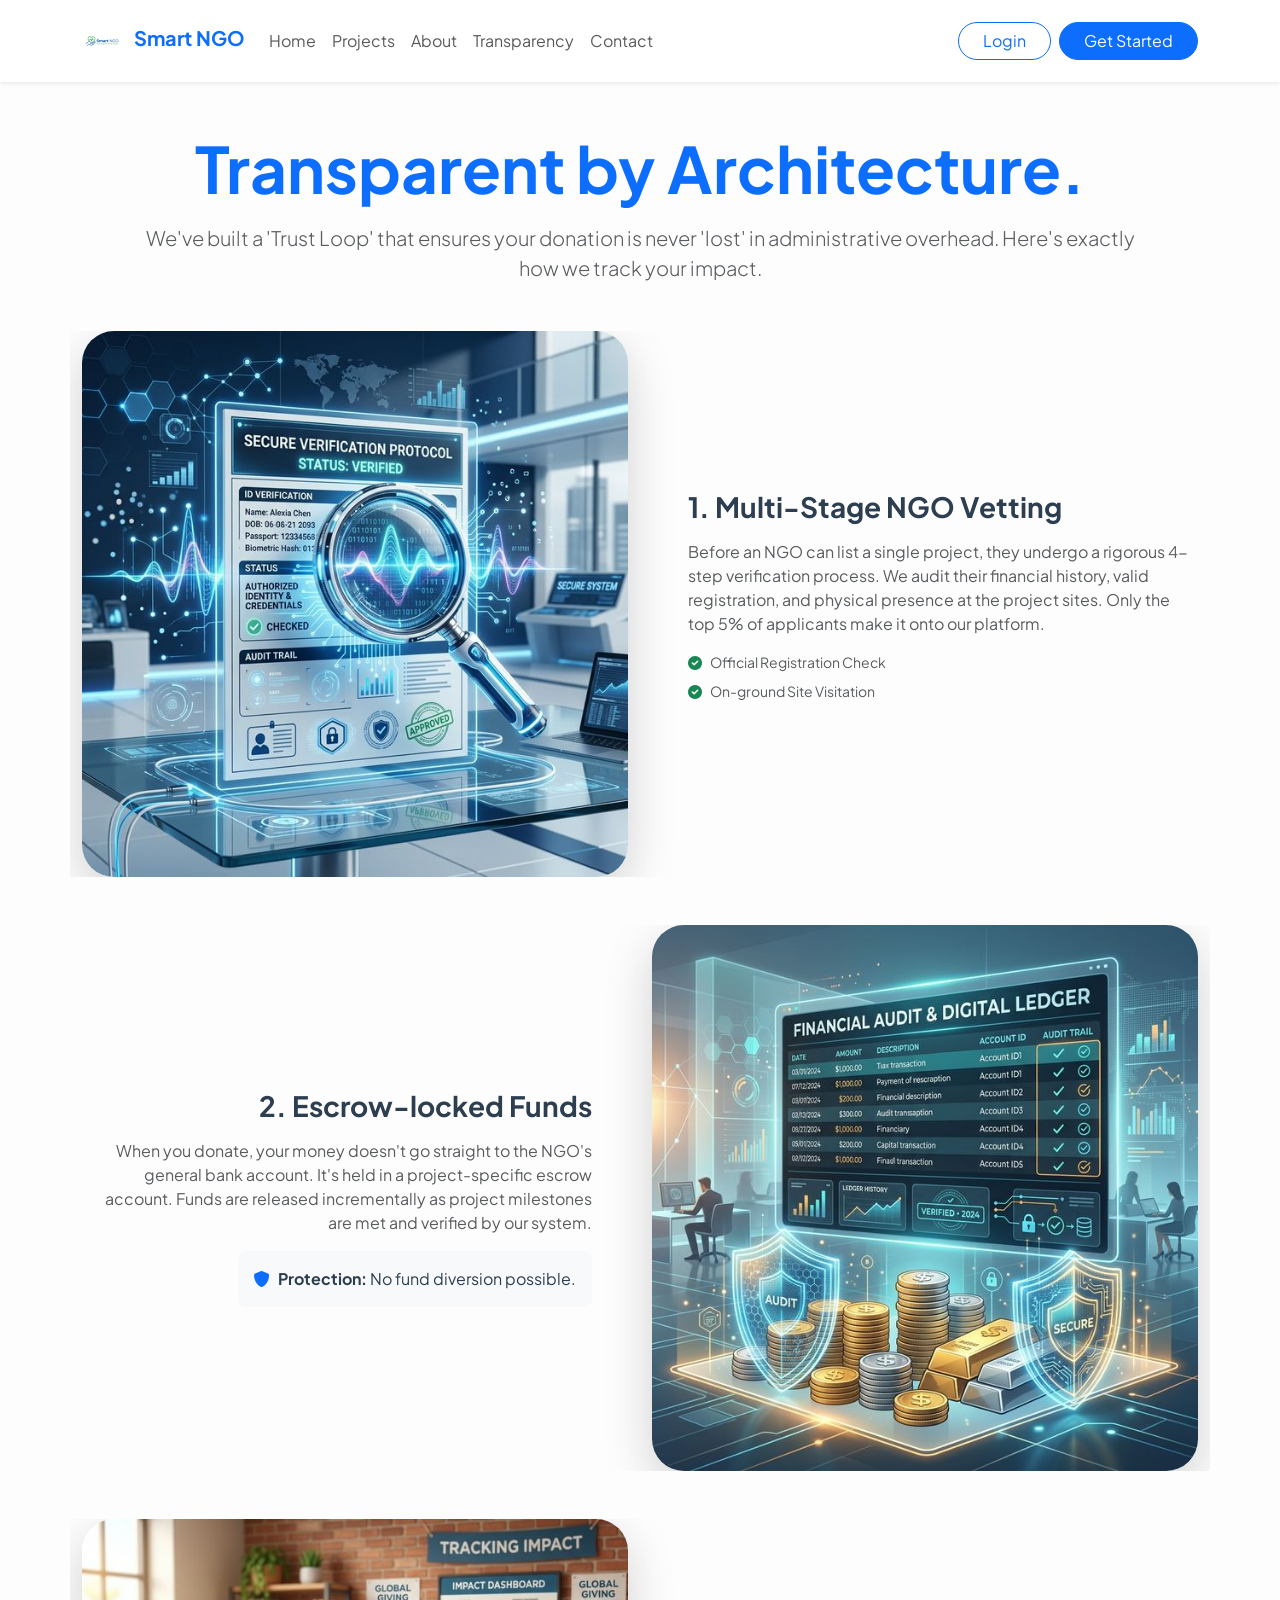
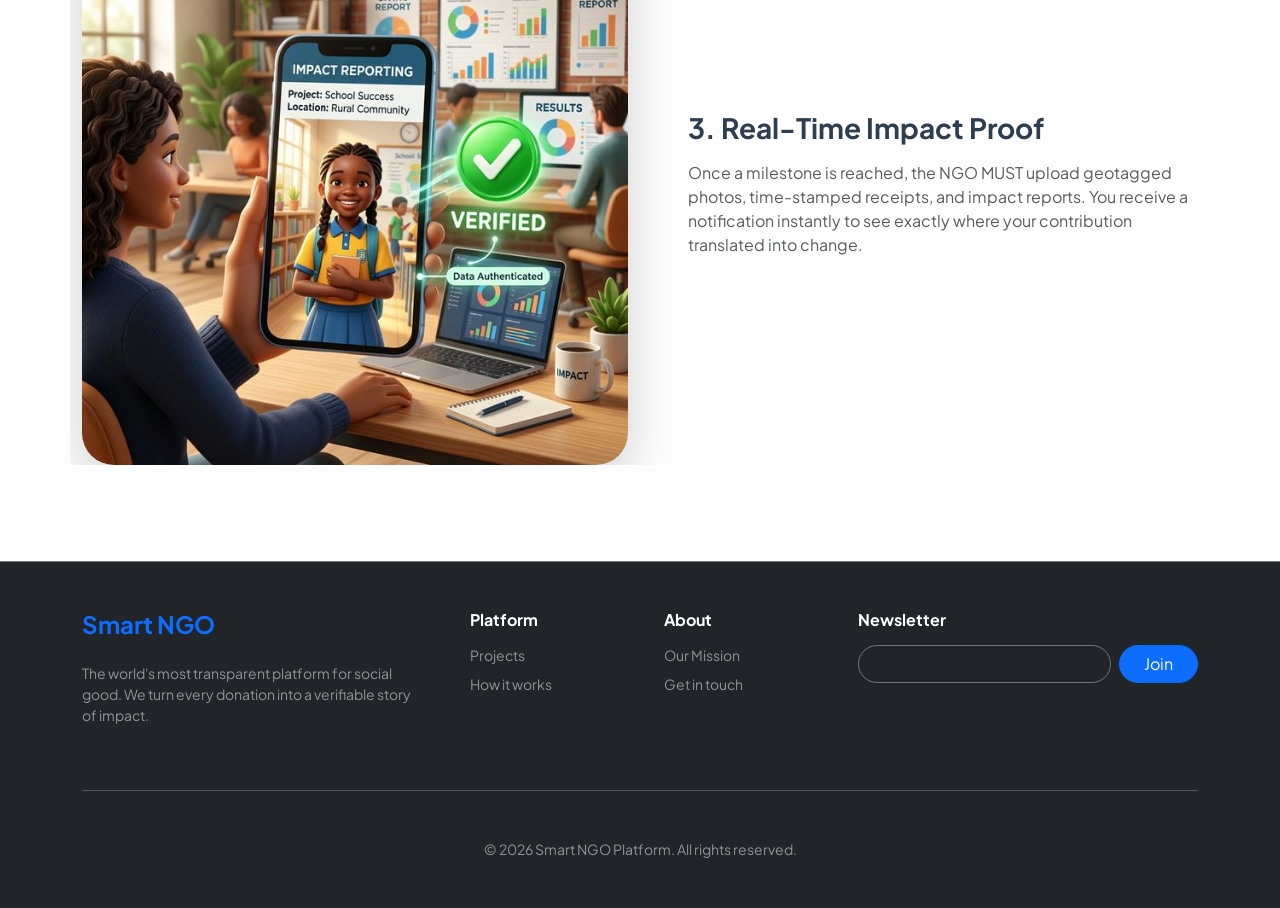
<file: new project priority/v2-frontend-demo/transparency.html>
<!DOCTYPE html>
<html lang="en">
<head>
    <meta charset="UTF-8"><title>Transparency - Smart NGO</title>
    <link href="https://cdn.jsdelivr.net/npm/bootstrap@5.3.0/dist/css/bootstrap.min.css" rel="stylesheet"><link rel="stylesheet" href="style.css">
    <link rel="stylesheet" href="https://cdnjs.cloudflare.com/ajax/libs/font-awesome/6.0.0/css/all.min.css">
    <link href="https://unpkg.com/aos@2.3.1/dist/aos.css" rel="stylesheet">
</head>
<body onload="updateNav()">
    <nav class="navbar navbar-expand-lg bg-white shadow-sm sticky-top py-3">
        <div class="container">
            <a class="navbar-brand fw-bold text-primary" href="index.html"><img src="images/logo.png" alt="Logo">Smart NGO</a>
            <button class="navbar-toggler" type="button" data-bs-toggle="collapse" data-bs-target="#navbarNav"><span class="navbar-toggler-icon"></span></button>
            <div class="collapse navbar-collapse" id="navbarNav">
                <ul class="navbar-nav me-auto">
                    <li class="nav-item"><a class="nav-link" href="index.html">Home</a></li>
                    <li class="nav-item"><a class="nav-link" href="projects.html">Projects</a></li>
                    <li class="nav-item"><a class="nav-link" href="about.html">About</a></li>
                    <li class="nav-item"><a class="nav-link" href="transparency.html">Transparency</a></li>
                    <li class="nav-item"><a class="nav-link" href="contact.html">Contact</a></li>
                </ul>
                <div class="d-flex align-items-center" id="navActions">
                    <a href="login.html" class="btn btn-outline-primary me-2 px-4 rounded-pill">Login</a>
                    <a href="register.html" class="btn btn-primary px-4 rounded-pill text-white">Get Started</a>
                </div>
            </div>
        </div>
    </nav>
    
    <div class="container py-5">
        <div class="text-center mb-5" data-aos="fade-up">
            <h1 class="display-3 fw-bold text-primary mb-3">Transparent by Architecture.</h1>
            <p class="lead text-muted px-md-5">We've built a 'Trust Loop' that ensures your donation is never 'lost' in administrative overhead. Here's exactly how we track your impact.</p>
        </div>

        <div class="row align-items-center mb-5 overflow-hidden" data-aos="fade-right">
            <div class="col-md-6 mb-4 mb-md-0"><img src="images/transparency_verify_jpg_1775577294286.png" class="img-fluid rounded-5 shadow-lg" alt="Verification"></div>
            <div class="col-md-6 ps-md-5">
                <h3 class="fw-bold mb-3">1. Multi-Stage NGO Vetting</h3>
                <p class="text-muted">Before an NGO can list a single project, they undergo a rigorous 4-step verification process. We audit their financial history, valid registration, and physical presence at the project sites. Only the top 5% of applicants make it onto our platform.</p>
                <ul class="list-unstyled small text-muted"><li class="mb-2"><i class="fas fa-check-circle text-success me-2"></i>Official Registration Check</li><li class="mb-2"><i class="fas fa-check-circle text-success me-2"></i>On-ground Site Visitation</li></ul>
            </div>
        </div>

        <div class="row align-items-center mb-5 overflow-hidden" data-aos="fade-left">
            <div class="col-md-6 order-md-2 mb-4 mb-md-0"><img src="images/transparency_audit_jpg_1775577312458.png" class="img-fluid rounded-5 shadow-lg" alt="Audit"></div>
            <div class="col-md-6 pe-md-5 order-md-1 text-md-end">
                <h3 class="fw-bold mb-3">2. Escrow-locked Funds</h3>
                <p class="text-muted">When you donate, your money doesn't go straight to the NGO's general bank account. It's held in a project-specific escrow account. Funds are released incrementally as project milestones are met and verified by our system.</p>
                <div class="p-3 bg-light rounded-3 d-inline-block text-start"><i class="fas fa-shield-alt text-primary me-2"></i><strong>Protection:</strong> No fund diversion possible.</div>
            </div>
        </div>

        <div class="row align-items-center mb-5 overflow-hidden" data-aos="fade-right">
            <div class="col-md-6 mb-4 mb-md-0"><img src="images/transparency_impact_jpg_1775577329988.png" class="img-fluid rounded-5 shadow-lg" alt="Impact Proof"></div>
            <div class="col-md-6 ps-md-5">
                <h3 class="fw-bold mb-3">3. Real-Time Impact Proof</h3>
                <p class="text-muted">Once a milestone is reached, the NGO MUST upload geotagged photos, time-stamped receipts, and impact reports. You receive a notification instantly to see exactly where your contribution translated into change.</p>
            </div>
        </div>
    </div>

    <footer class="bg-dark text-white py-5 border-top border-secondary">
        <div class="container">
            <div class="row g-5">
                <div class="col-md-4">
                    <h4 class="fw-bold text-primary mb-4">Smart NGO</h4>
                    <p class="text-white-50 small">The world's most transparent platform for social good. We turn every donation into a verifiable story of impact.</p>
                </div>
                <div class="col-md-2">
                    <h6 class="fw-bold mb-3">Platform</h6>
                    <ul class="list-unstyled small"><li class="mb-2"><a href="projects.html" class="text-white-50 text-decoration-none">Projects</a></li><li class="mb-2"><a href="transparency.html" class="text-white-50 text-decoration-none">How it works</a></li></ul>
                </div>
                <div class="col-md-2">
                    <h6 class="fw-bold mb-3">About</h6>
                    <ul class="list-unstyled small"><li class="mb-2"><a href="about.html" class="text-white-50 text-decoration-none">Our Mission</a></li><li class="mb-2"><a href="contact.html" class="text-white-50 text-decoration-none">Get in touch</a></li></ul>
                </div>
                <div class="col-md-4">
                    <h6 class="fw-bold mb-3">Newsletter</h6>
                    <form class="d-flex gap-2"><input type="email" placeholder="Your email" class="form-control rounded-pill bg-transparent border-secondary text-white"><button class="btn btn-primary rounded-pill px-4 text-white">Join</button></form>
                </div>
            </div>
            <hr class="my-5 opacity-10">
            <p class="text-center text-white-50 small m-0">&copy; 2026 Smart NGO Platform. All rights reserved.</p>
        </div>
    </footer>

    <script src="https://unpkg.com/aos@2.3.1/dist/aos.js"></script>
    <script src="app.js"></script>
    <script>AOS.init({ duration: 1000, once: true });</script>
</body>
</html>
</file>
<file: new project priority/v2-frontend-demo/style.css>
@import url('https://fonts.googleapis.com/css2?family=Plus+Jakarta+Sans:wght@300;400;600;700;&display=swap');

:root {
    --primary: #0046b3;
    --secondary: #1a8e3d;
    --light-bg: #fdfdfd;
}

html {
    scroll-behavior: smooth;
}

body { 
    font-family: 'Plus Jakarta Sans', sans-serif; 
    background-color: var(--light-bg); 
    color: #2c3e50;
}
.hero-section { 
    background: linear-gradient(rgba(0, 70, 179, 0.05), rgba(255, 255, 255, 0.95)), url('images/hero_bg.png'); 
    background-size: cover;
    background-position: center;
    padding: 120px 0;
}

.animate-up { animation: fadeInUp 1s ease-out forwards; opacity: 0; }
@keyframes fadeInUp {
    from { opacity: 0; transform: translateY(30px); }
    to { opacity: 1; transform: translateY(0); }
}

.glass-card {
    background: rgba(255, 255, 255, 0.8);
    backdrop-filter: blur(10px);
    border: 1px solid rgba(255, 255, 255, 0.2);
    border-radius: 20px;
}

.step-card {
    border-radius: 50px;
    background: white;
    box-shadow: 0 10px 30px rgba(0,0,0,0.05);
    padding: 40px;
    transition: all 0.3s ease;
}
.step-card:hover { transform: scale(1.05); box-shadow: 0 20px 40px rgba(0,0,0,0.1); }

/* Premium Payment Gateway Styles */
.payment-modal {
    position: fixed; top: 0; left: 0; width: 100%; height: 100%;
    background: rgba(15, 23, 42, 0.9); backdrop-filter: blur(10px);
    display: none; align-items: center; justify-content: center; z-index: 2000;
}

.payment-card {
    background: white; width: 100%; max-width: 500px; border-radius: 2rem;
    box-shadow: 0 25px 50px -12px rgba(0,0,0,0.5); overflow: hidden;
}

.gateway-header {
    background: #f8fafc; padding: 2rem; border-bottom: 1px solid #e2e8f0;
}

.card-input-group {
    background: #f1f5f9; border-radius: 1rem; padding: 1.5rem; margin-bottom: 1.5rem;
}

.card-field-box {
    background: white; border: 1px solid #cbd5e1; border-radius: 0.75rem; padding: 0.75rem 1rem; margin-bottom: 1rem;
}

.card-field-box:focus-within {
    border-color: var(--primary-color); box-shadow: 0 0 0 4px rgba(var(--primary-rgb), 0.1);
}

.success-checkmark {
    width: 80px; height: 80px; border-radius: 50%; display: block; stroke-width: 2;
    stroke: #22c55e; stroke-miterlimit: 10; margin: 10% auto; box-shadow: inset 0 0 0 #22c55e;
    animation: fill .4s ease-in-out .4s forwards, scale .3s ease-in-out .9s both;
}

.checkmark__circle { stroke-dasharray: 166; stroke-dashoffset: 166; stroke-width: 2; stroke-miterlimit: 10; stroke: #22c55e; fill: none; animation: stroke 0.6s cubic-bezier(0.65, 0, 0.45, 1) forwards; }
.checkmark__check { transform-origin: 50% 50%; stroke-dasharray: 48; stroke-dashoffset: 48; animation: stroke 0.3s cubic-bezier(0.65, 0, 0.45, 1) 0.8s forwards; }

@keyframes stroke { 100% { stroke-dashoffset: 0; } }
@keyframes scale { 0%, 100% { transform: none; } 50% { transform: scale3d(1.1, 1.1, 1); } }
@keyframes fill { 100% { box-shadow: inset 0 0 0 30px #ffffff00; } }

.navbar-brand img { height: 40px; margin-right: 12px; }

.dashboard-card { 
    background: white; 
    border-radius: 20px; 
    padding: 30px; 
    box-shadow: 0 10px 30px rgba(0,0,0,0.02); 
    border: 1px solid #f0f0f0;
}

.sidebar-link {
    display: block;
    padding: 12px 20px;
    color: #6c757d;
    text-decoration: none;
    border-radius: 10px;
    margin-bottom: 5px;
    transition: all 0.2s;
}
.sidebar-link.active, .sidebar-link:hover {
    background: var(--primary);
    color: white;
}

.chart-container { position: relative; height: 300px; width: 100%; }

footer { background: #0a1128; color: white; padding: 80px 0 40px; }
footer a { color: rgba(255,255,255,0.7); text-decoration: none; transition: 0.2s; }
footer a:hover { color: white; }
/* Payment Modal Styling */
.payment-modal {
    position: fixed; top: 0; left: 0; width: 100%; height: 100%;
    background: rgba(0,0,0,0.6); backdrop-filter: blur(5px);
    display: none; align-items: center; justify-content: center; z-index: 2000;
}
.payment-card {
    background: white; width: 100%; max-width: 450px;
    border-radius: 30px; overflow: hidden; position: relative;
    box-shadow: 0 40px 100px rgba(0,0,0,0.3);
}
.credit-card-preview {
    background: linear-gradient(135deg, #1e3c72 0%, #2a5298 100%);
    color: white; padding: 30px; border-radius: 20px; margin-bottom: 30px;
}
.success-checkmark { 
    width: 80px; height: 80px; margin: 0 auto;
    border-radius: 50%; display: block; border: 4px solid #4bb543;
    position: relative; animation: scale 0.3s ease-in-out forwards;
}
.success-checkmark:after {
    content: ''; position: absolute; left: 24px; top: 40px;
    width: 15px; height: 30px; border: solid #4bb543;
    border-width: 0 4px 4px 0; transform: rotate(45deg);
}

@keyframes scale { 0% { transform: scale(0); } 100% { transform: scale(1); } }
</file>
